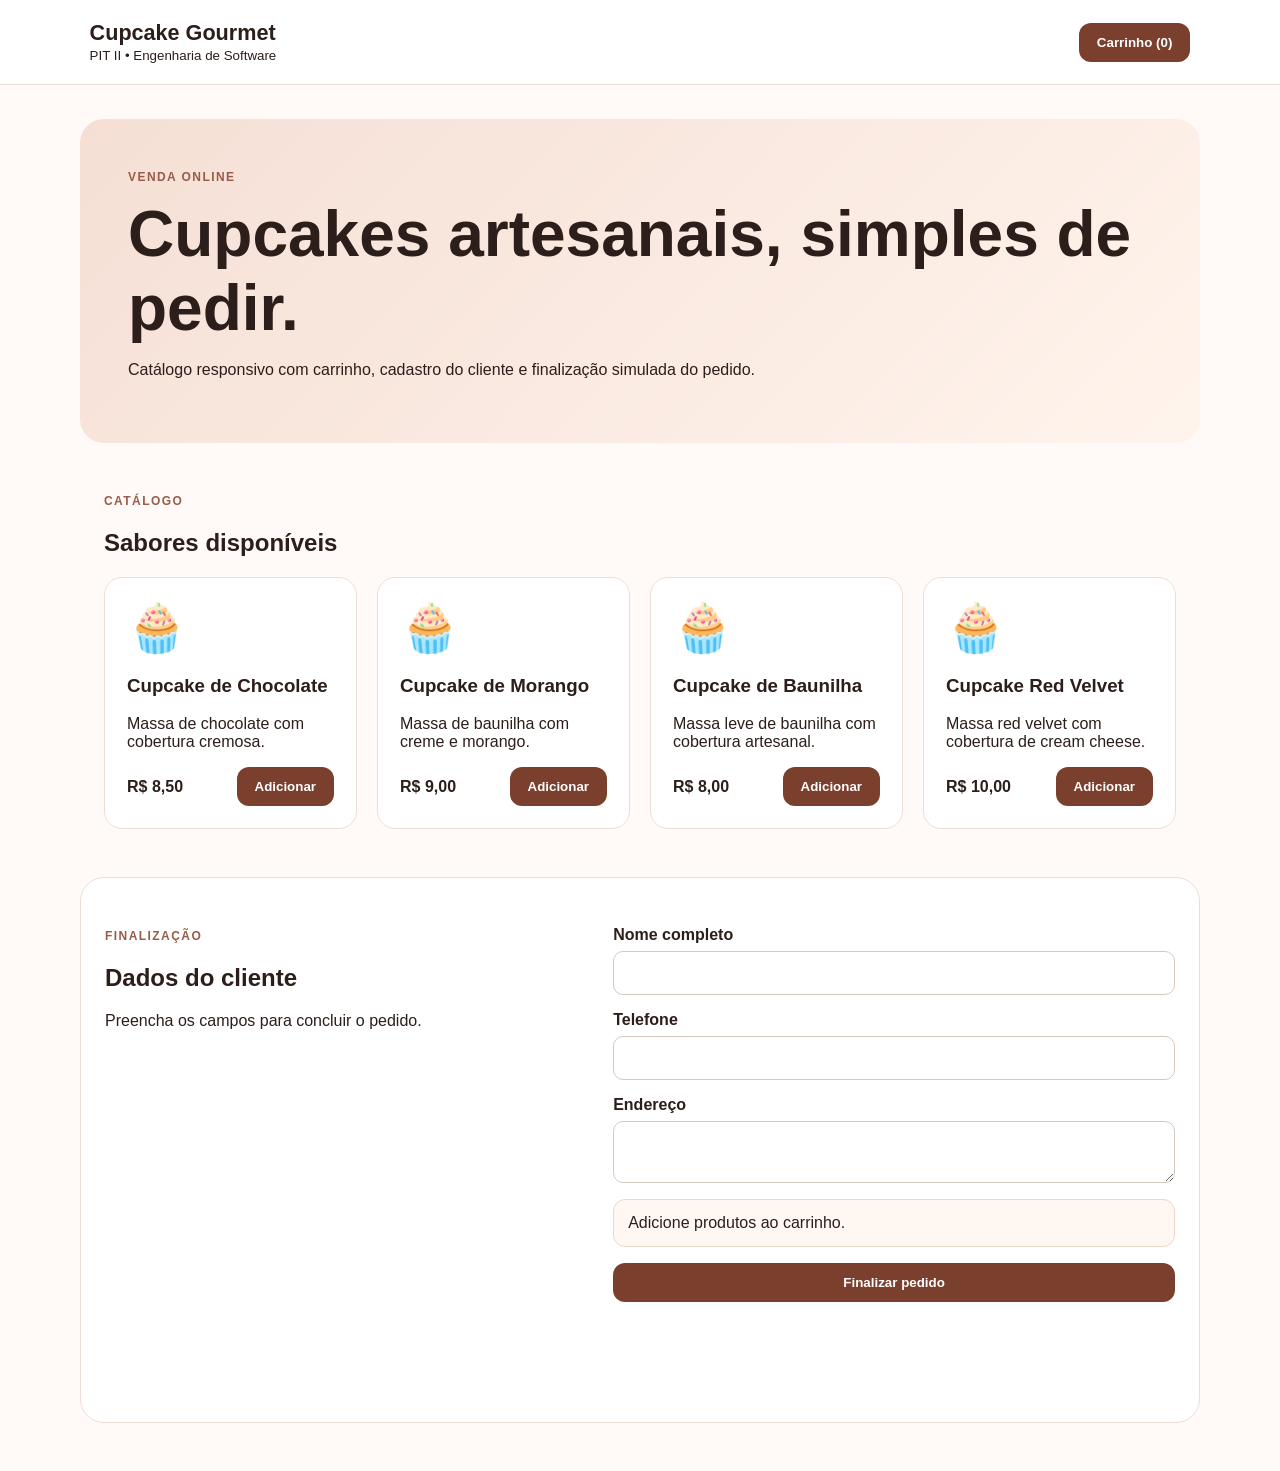
<file: index.html>
<!doctype html><html lang="pt-BR"><head><meta charset="utf-8"><meta name="viewport" content="width=device-width,initial-scale=1"><title>Cupcake Gourmet</title><style>*{box-sizing:border-box}body{margin:0;font-family:Arial,Helvetica,sans-serif;background:#fffaf7;color:#2c1e1a}.topo{display:flex;justify-content:space-between;align-items:center;padding:20px 7%;background:#fff;border-bottom:1px solid #eadfd8;position:sticky;top:0}.marca{font-size:1.35rem;font-weight:700}.btn{border:0;border-radius:12px;padding:12px 18px;font-weight:700;cursor:pointer;background:#7b3f2e;color:#fff}.hero,.secao{max-width:1120px;margin:auto}.hero{margin-top:34px;padding:48px;border-radius:24px;background:linear-gradient(135deg,#f5dfd5,#fff4ec)}.hero h1{font-size:clamp(2.2rem,5vw,4rem);margin:12px 0}.tag{text-transform:uppercase;letter-spacing:.12em;font-size:.75rem;font-weight:700;color:#985c48}.secao{padding:48px 24px}.grade{display:grid;grid-template-columns:repeat(4,1fr);gap:20px}.card{background:#fff;border:1px solid #eadfd8;border-radius:18px;padding:22px}.card .ico{font-size:3rem}.linha{display:flex;justify-content:space-between;align-items:center;gap:10px}.painel{display:grid;grid-template-columns:1fr 1.2fr;gap:40px;background:#fff;border:1px solid #eadfd8;border-radius:24px;margin-bottom:48px}.painel form{display:grid;gap:16px}.painel label{font-weight:700;display:grid;gap:7px}.painel input,.painel textarea{padding:12px;border:1px solid #d8c7bf;border-radius:10px;font:inherit}.resumo{background:#fff7f2;border:1px solid #edd7cb;border-radius:12px;padding:14px}.item{display:flex;justify-content:space-between;padding:6px 0}.msg{font-weight:700;min-height:24px}@media(max-width:900px){.grade{grid-template-columns:repeat(2,1fr)}.painel{grid-template-columns:1fr}}@media(max-width:600px){.grade{grid-template-columns:1fr}.hero{margin:18px;padding:30px 22px}.secao{padding:32px 18px}}</style></head><body><header class="topo"><div><div class="marca">Cupcake Gourmet</div><small>PIT II • Engenharia de Software</small></div><button class="btn" onclick="document.getElementById('pedido').scrollIntoView({behavior:'smooth'})">Carrinho (<span id="qtd">0</span>)</button></header><main><section class="hero"><span class="tag">Venda online</span><h1>Cupcakes artesanais, simples de pedir.</h1><p>Catálogo responsivo com carrinho, cadastro do cliente e finalização simulada do pedido.</p></section><section class="secao"><span class="tag">Catálogo</span><h2>Sabores disponíveis</h2><div id="grade" class="grade"></div></section><section id="pedido" class="secao painel"><div><span class="tag">Finalização</span><h2>Dados do cliente</h2><p>Preencha os campos para concluir o pedido.</p></div><form id="form"><label>Nome completo<input id="nome" required></label><label>Telefone<input id="tel" required></label><label>Endereço<textarea id="end" required></textarea></label><div id="resumo" class="resumo">Adicione produtos ao carrinho.</div><button class="btn" type="submit">Finalizar pedido</button><p id="msg" class="msg"></p></form></section></main><script>const produtos=[{id:1,n:'Cupcake de Chocolate',d:'Massa de chocolate com cobertura cremosa.',p:8.5},{id:2,n:'Cupcake de Morango',d:'Massa de baunilha com creme e morango.',p:9},{id:3,n:'Cupcake de Baunilha',d:'Massa leve de baunilha com cobertura artesanal.',p:8},{id:4,n:'Cupcake Red Velvet',d:'Massa red velvet com cobertura de cream cheese.',p:10}],c=new Map(),grade=document.getElementById('grade'),resumo=document.getElementById('resumo'),qtd=document.getElementById('qtd'),msg=document.getElementById('msg');function render(){grade.innerHTML=produtos.map(x=>`<article class='card'><div class='ico'>🧁</div><h3>${x.n}</h3><p>${x.d}</p><div class='linha'><strong>R$ ${x.p.toFixed(2).replace('.',',')}</strong><button class='btn' onclick='add(${x.id})'>Adicionar</button></div></article>`).join('')}function add(id){const p=produtos.find(x=>x.id===id),a=c.get(id)||{...p,q:0};a.q++;c.set(id,a);atualiza();msg.textContent=`${p.n} adicionado ao carrinho.`}function atualiza(){let t=0,qt=0,lin=[];c.forEach(x=>{qt+=x.q;t+=x.p*x.q;lin.push(`<div class='item'><span>${x.n} x${x.q}</span><strong>R$ ${(x.p*x.q).toFixed(2).replace('.',',')}</strong></div>`)});qtd.textContent=qt;resumo.innerHTML=c.size?`${lin.join('')}<hr><div class='item'><strong>Total</strong><strong>R$ ${t.toFixed(2).replace('.',',')}</strong></div>`:'Adicione produtos ao carrinho.'}document.getElementById('form').addEventListener('submit',e=>{e.preventDefault();if(!c.size){msg.textContent='Adicione pelo menos um cupcake ao carrinho.';return}msg.textContent='Pedido registrado com sucesso! Demonstração acadêmica concluída.';c.clear();atualiza();e.target.reset()});render();</script></body></html>
</file>
